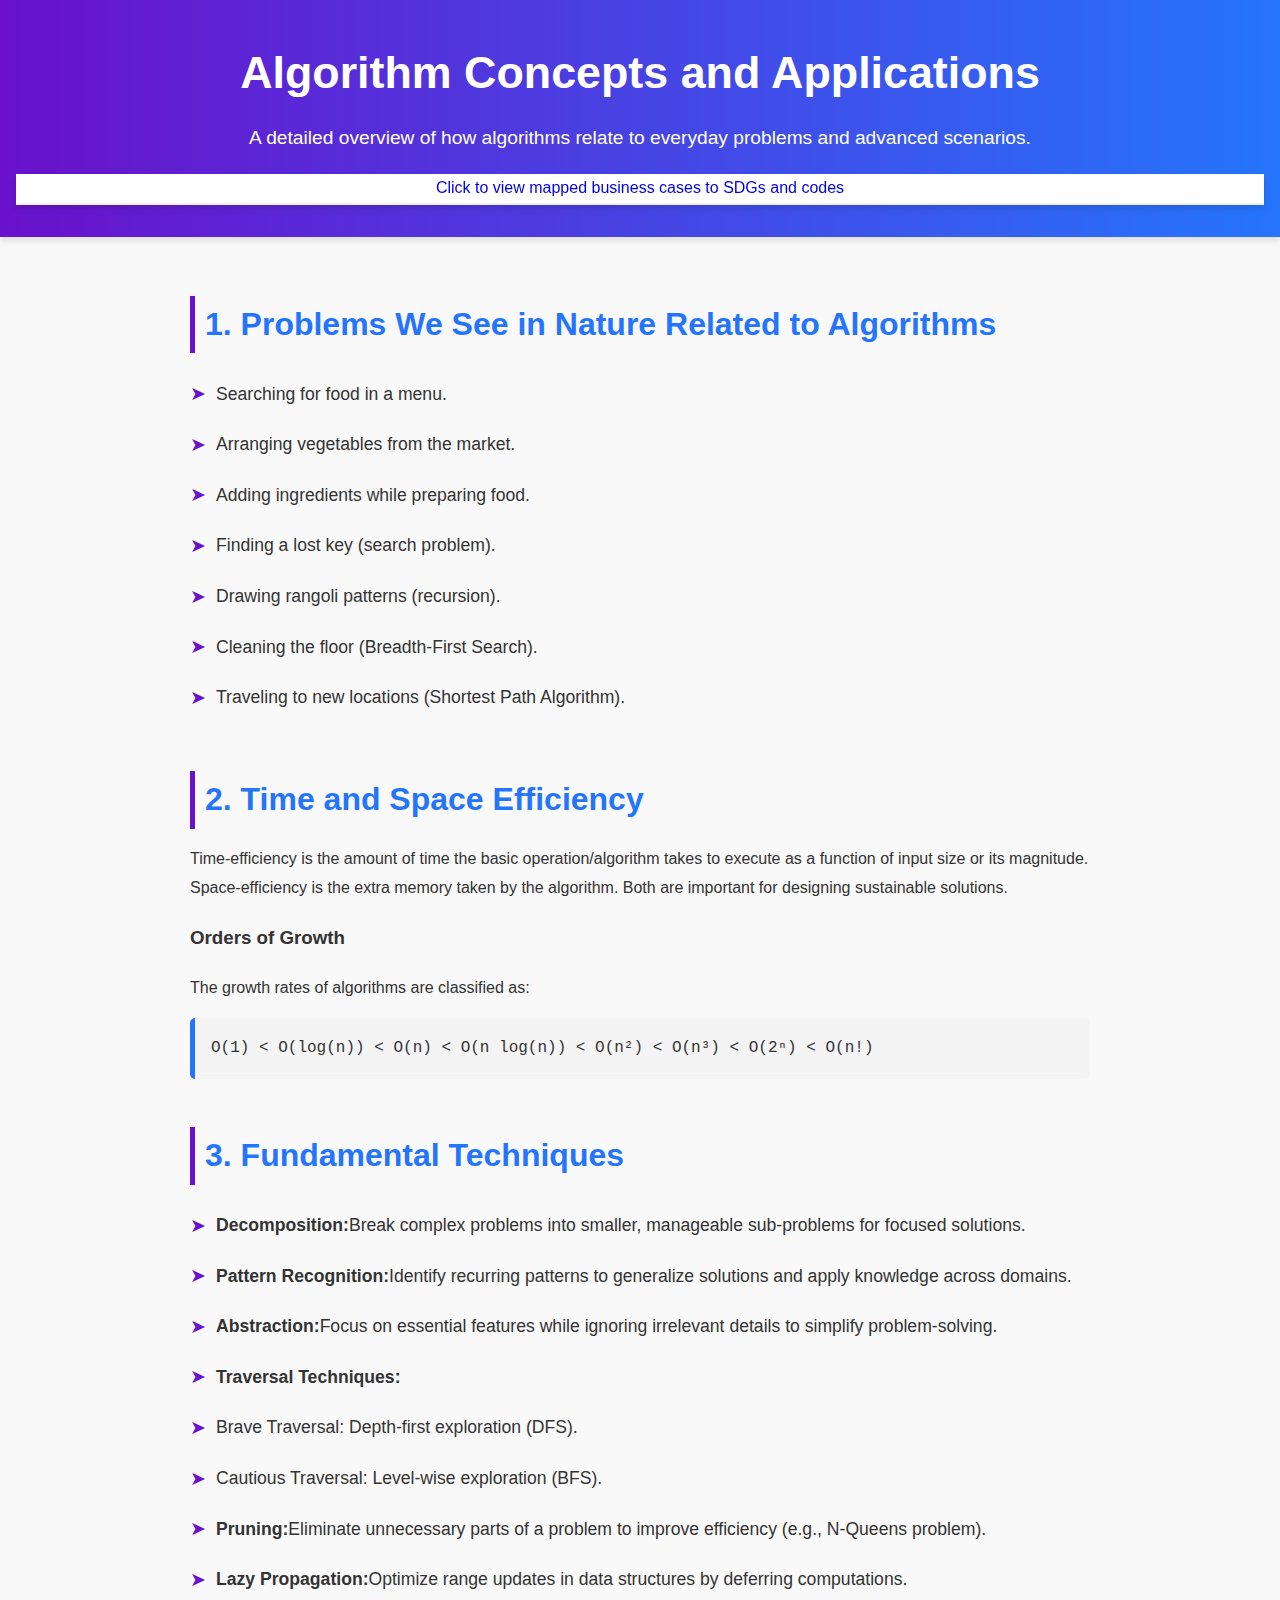
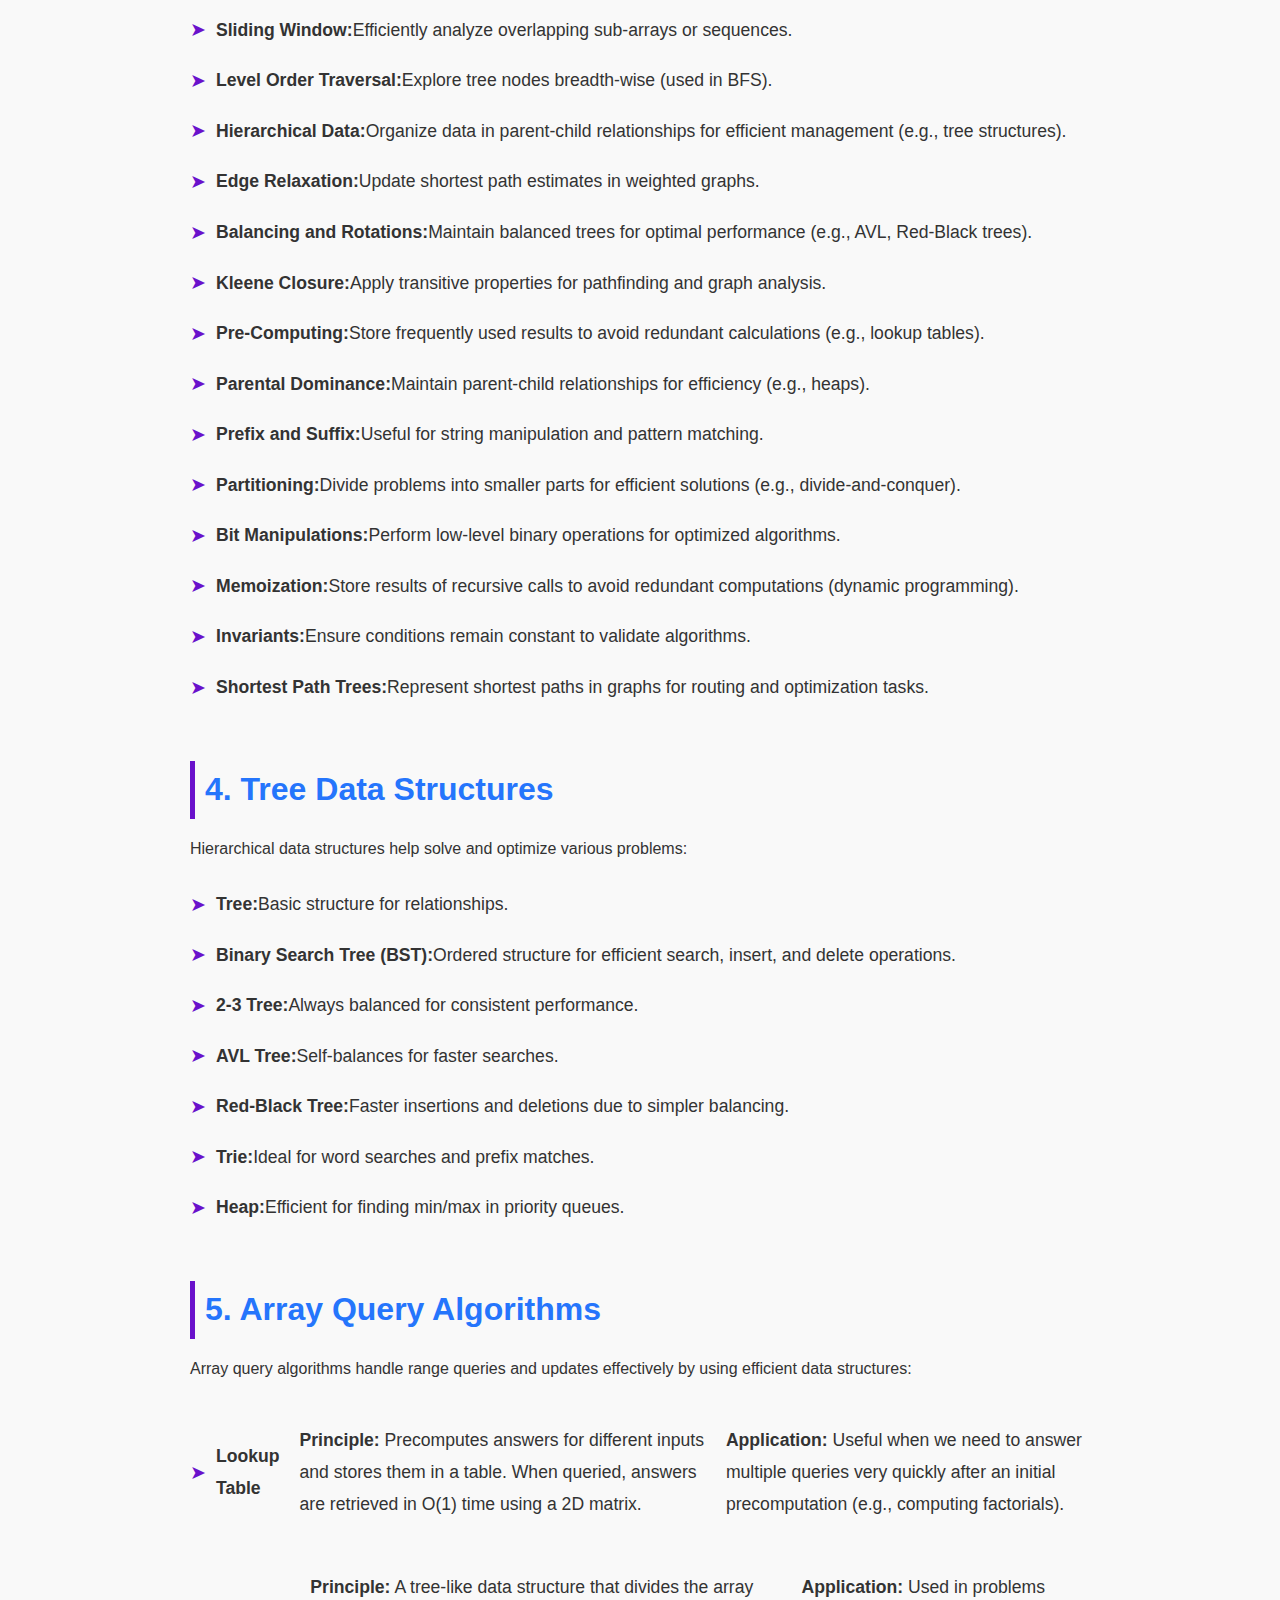
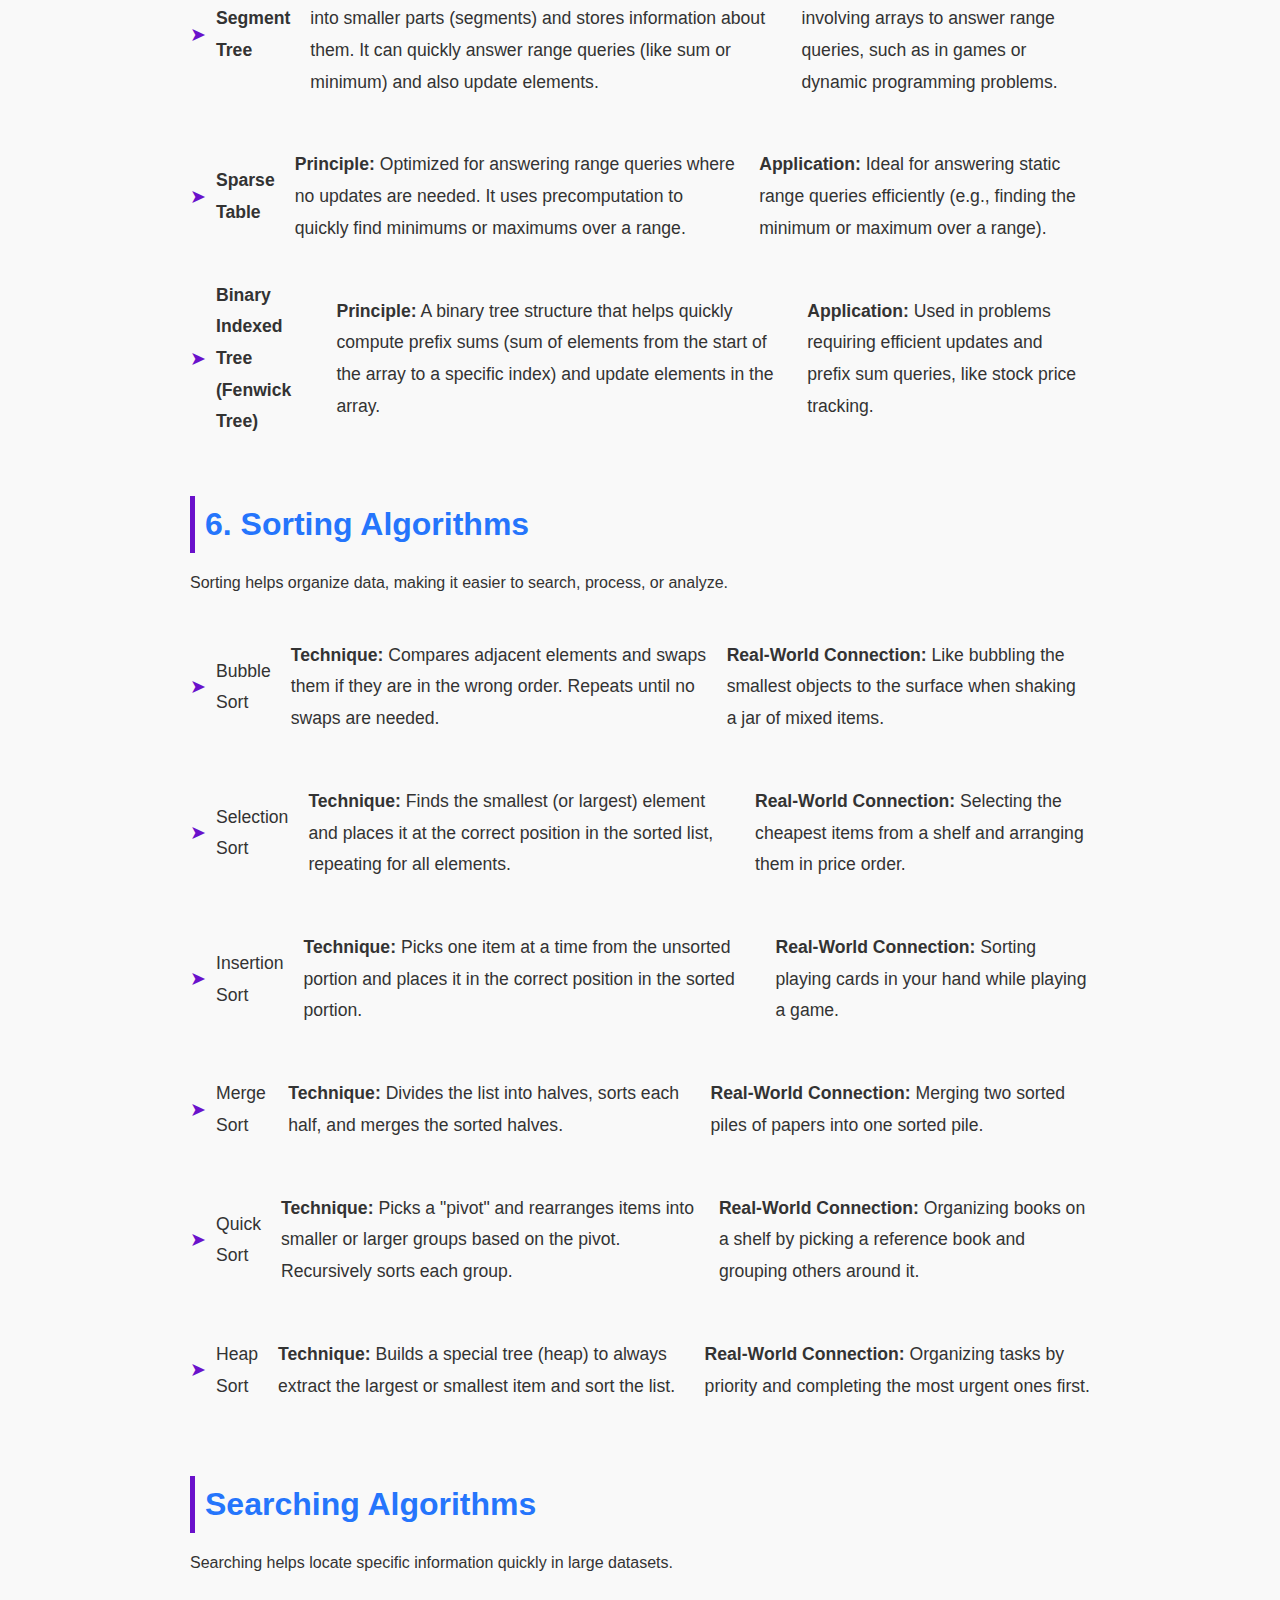
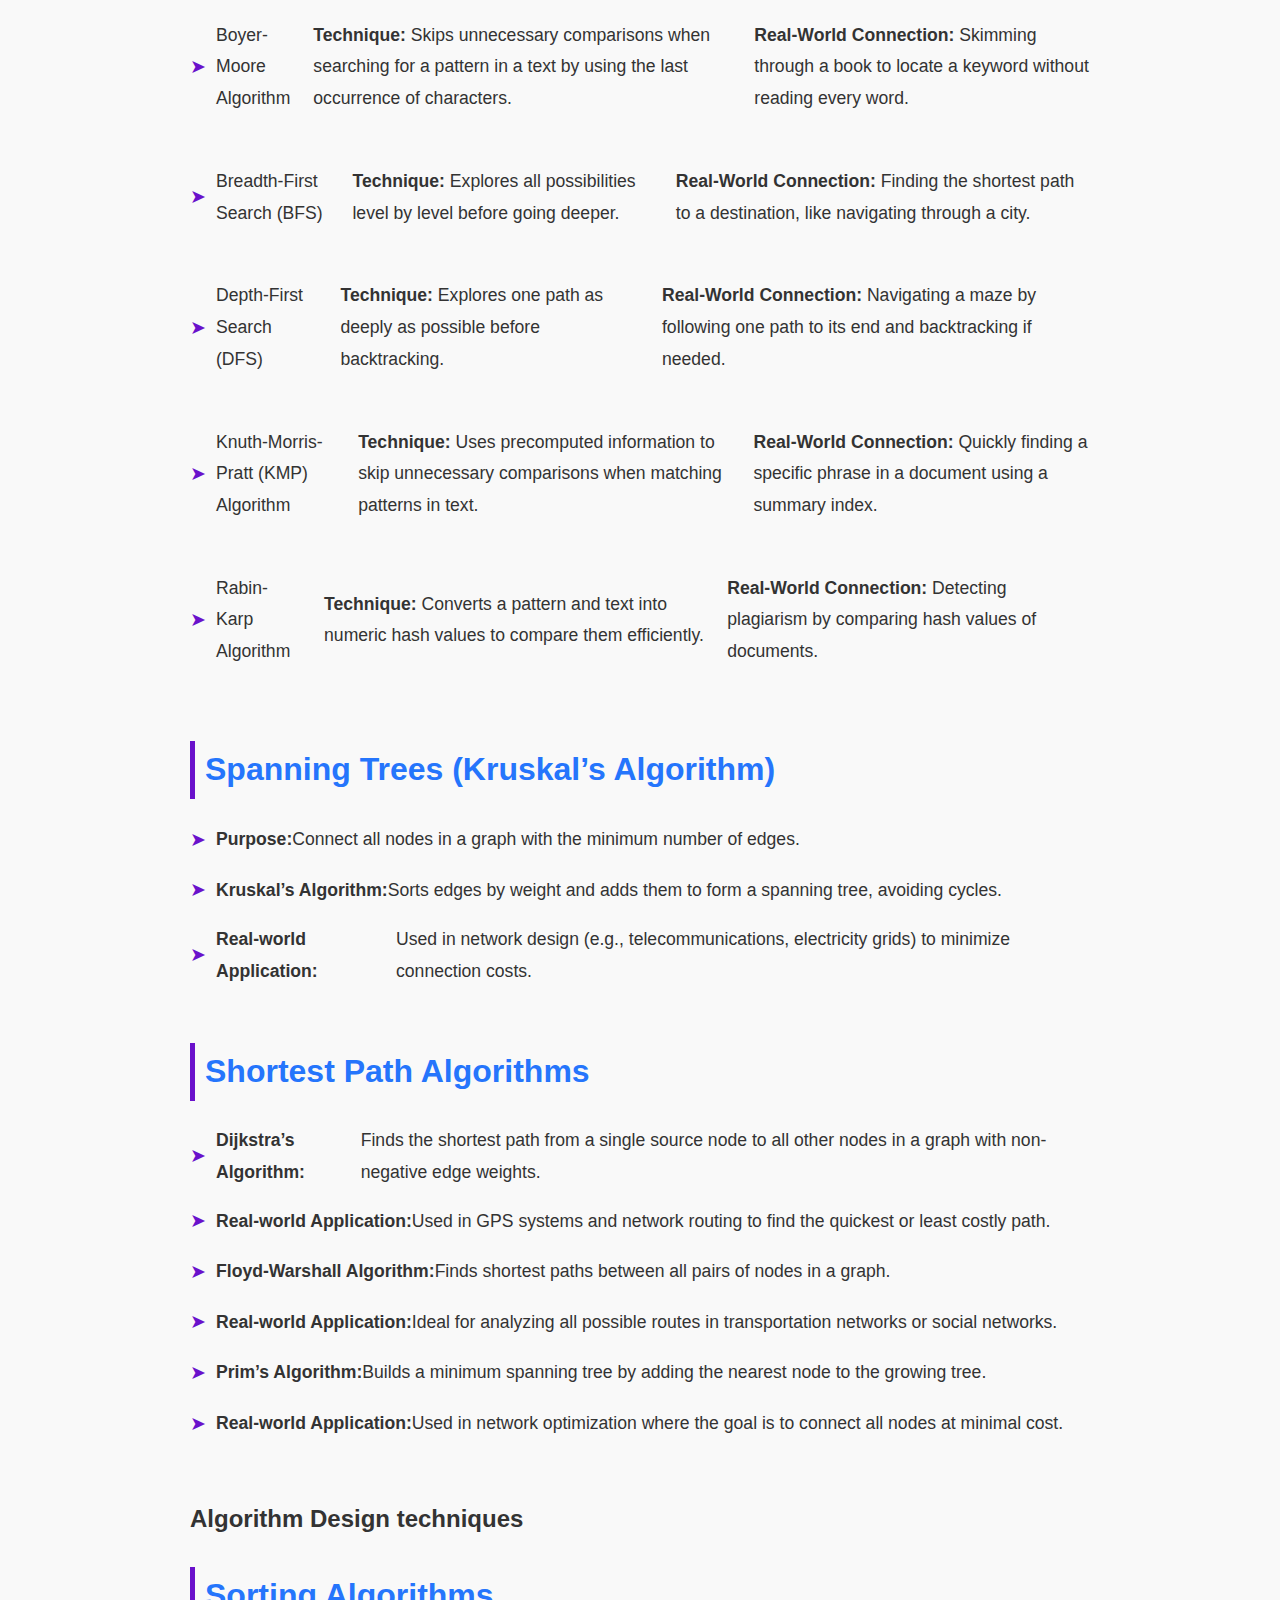
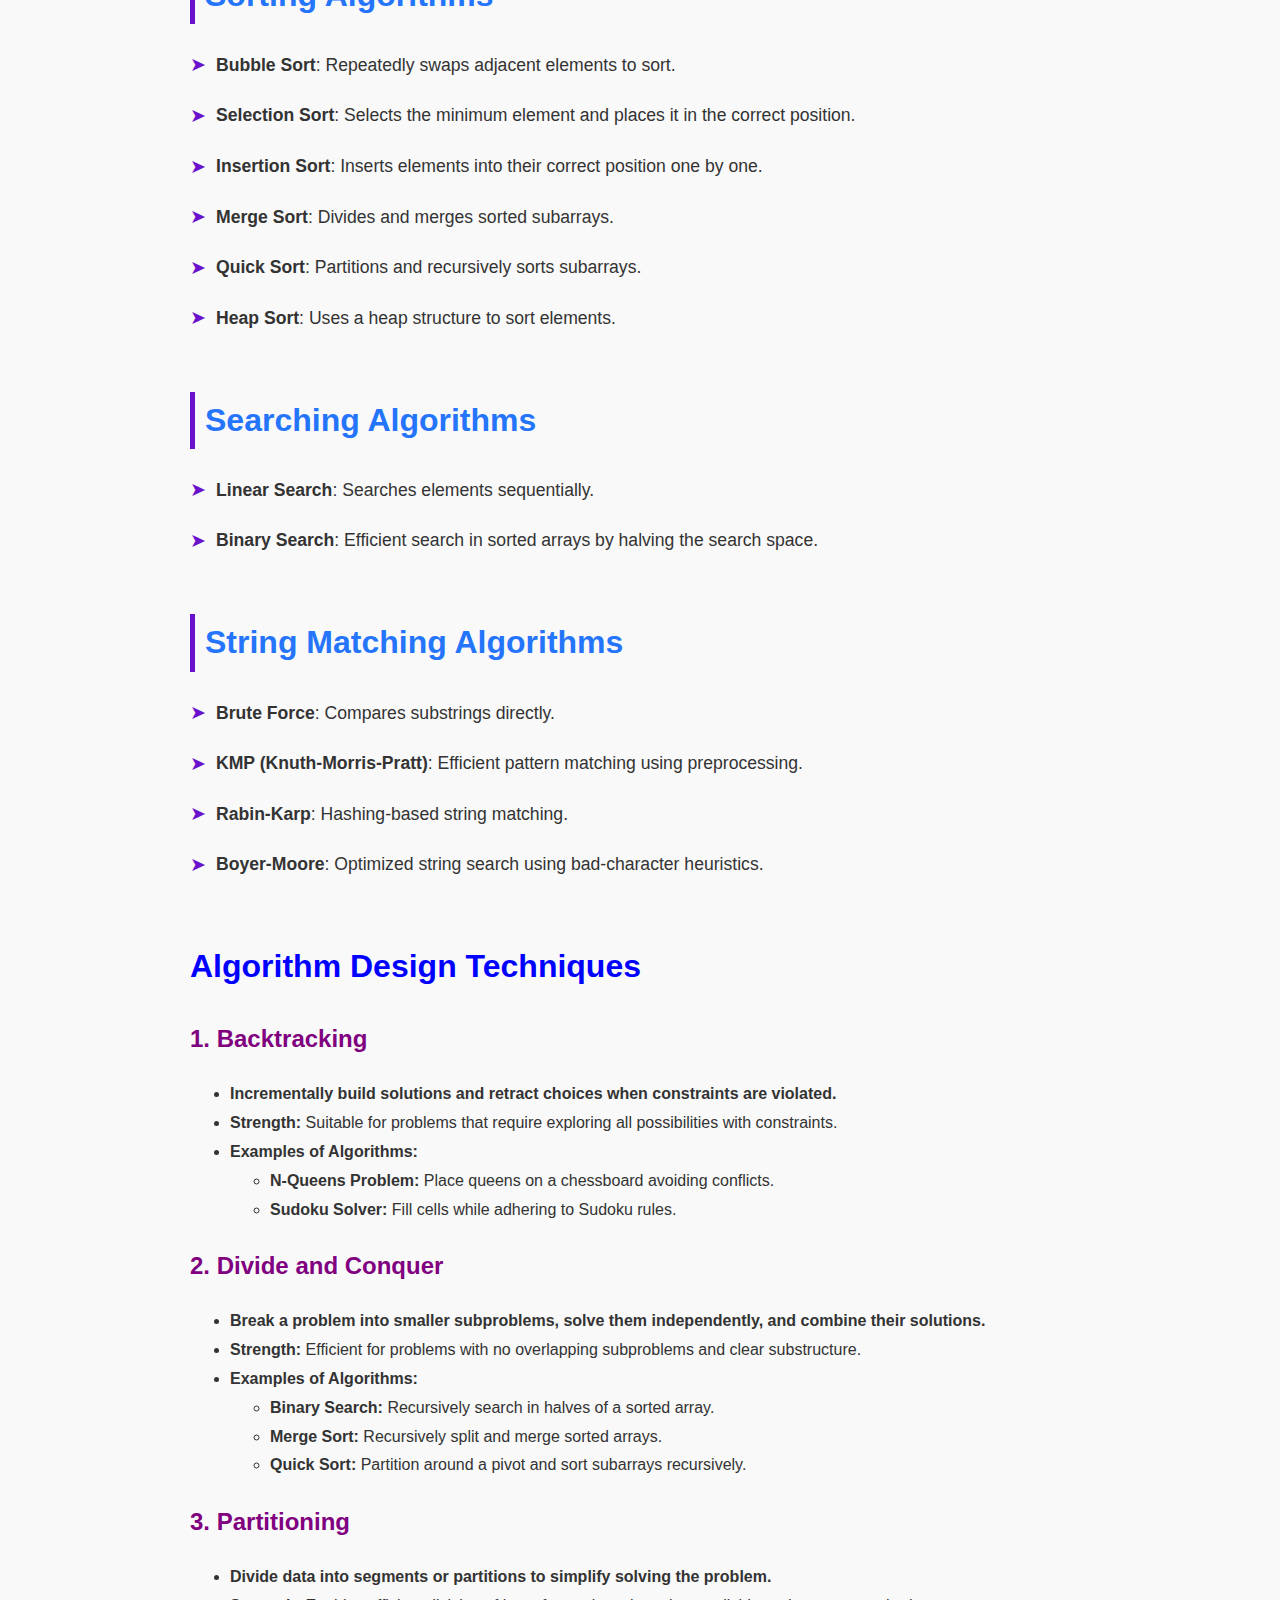
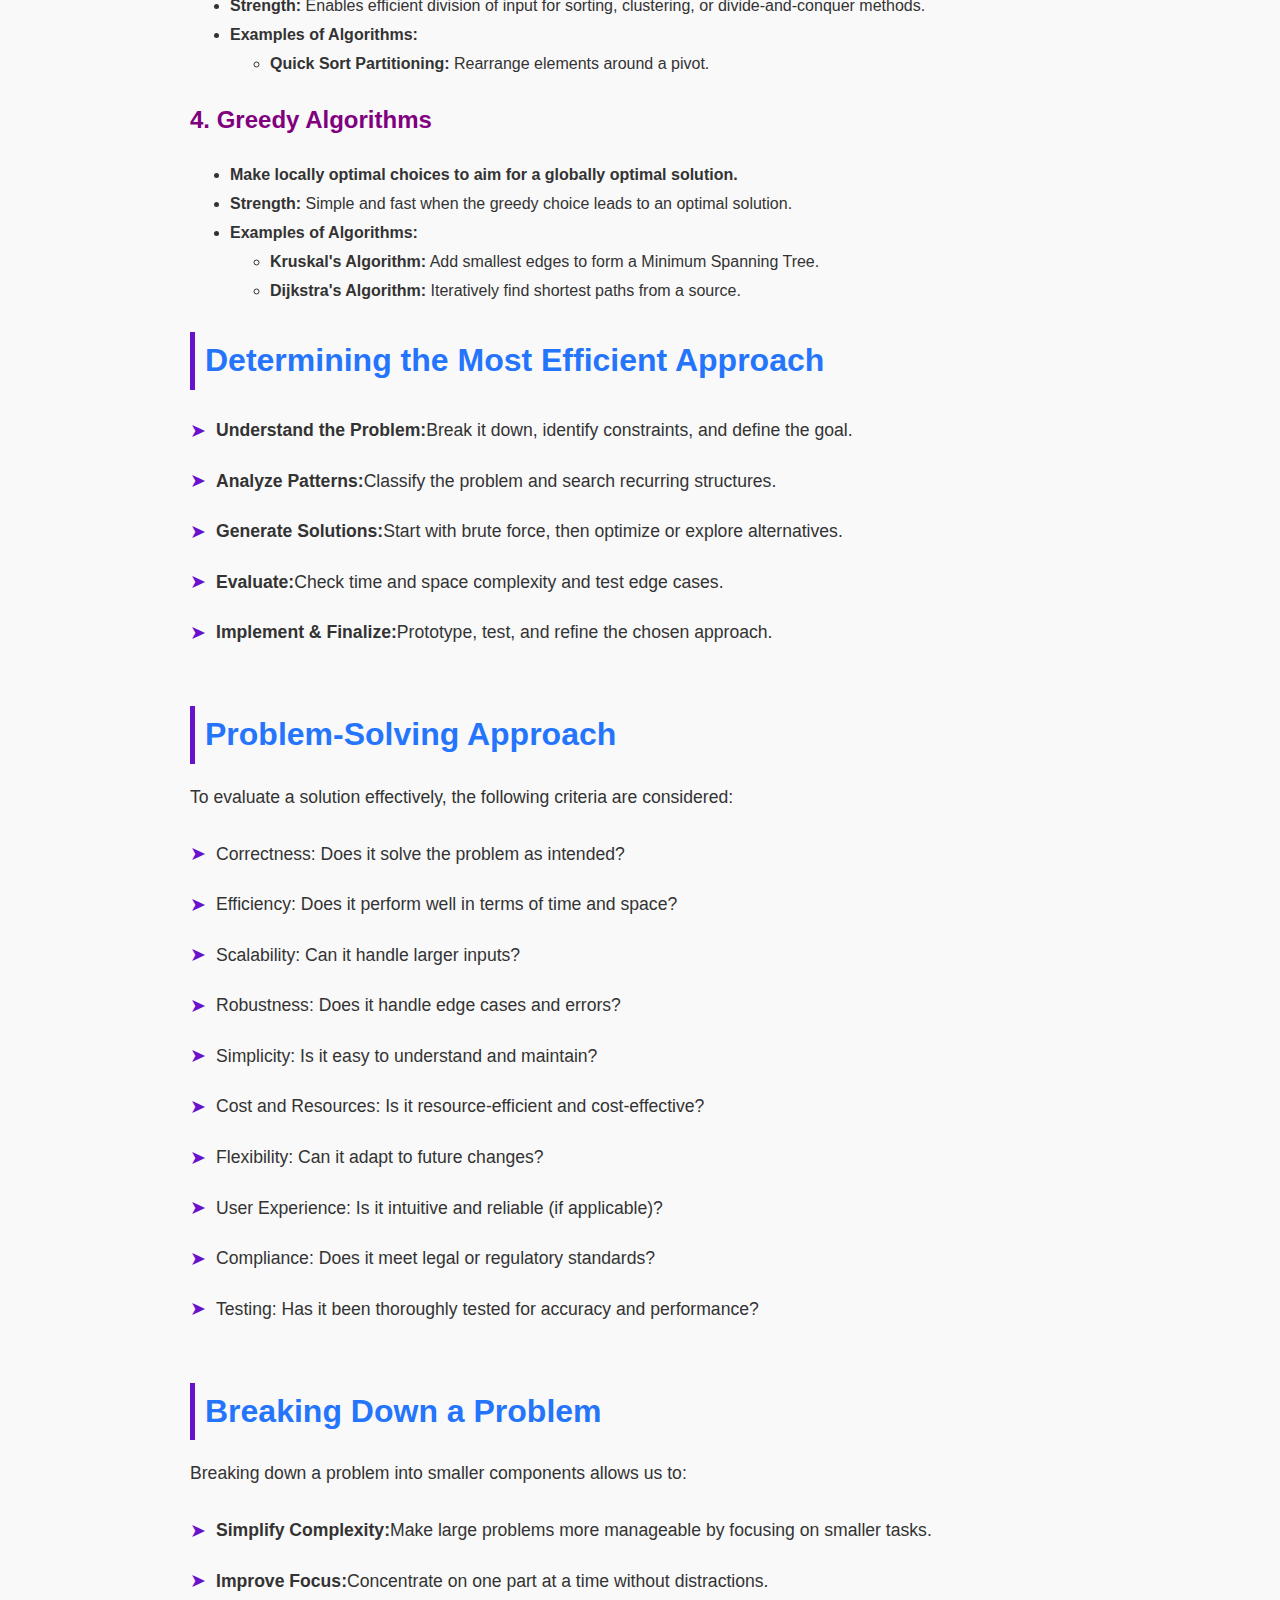
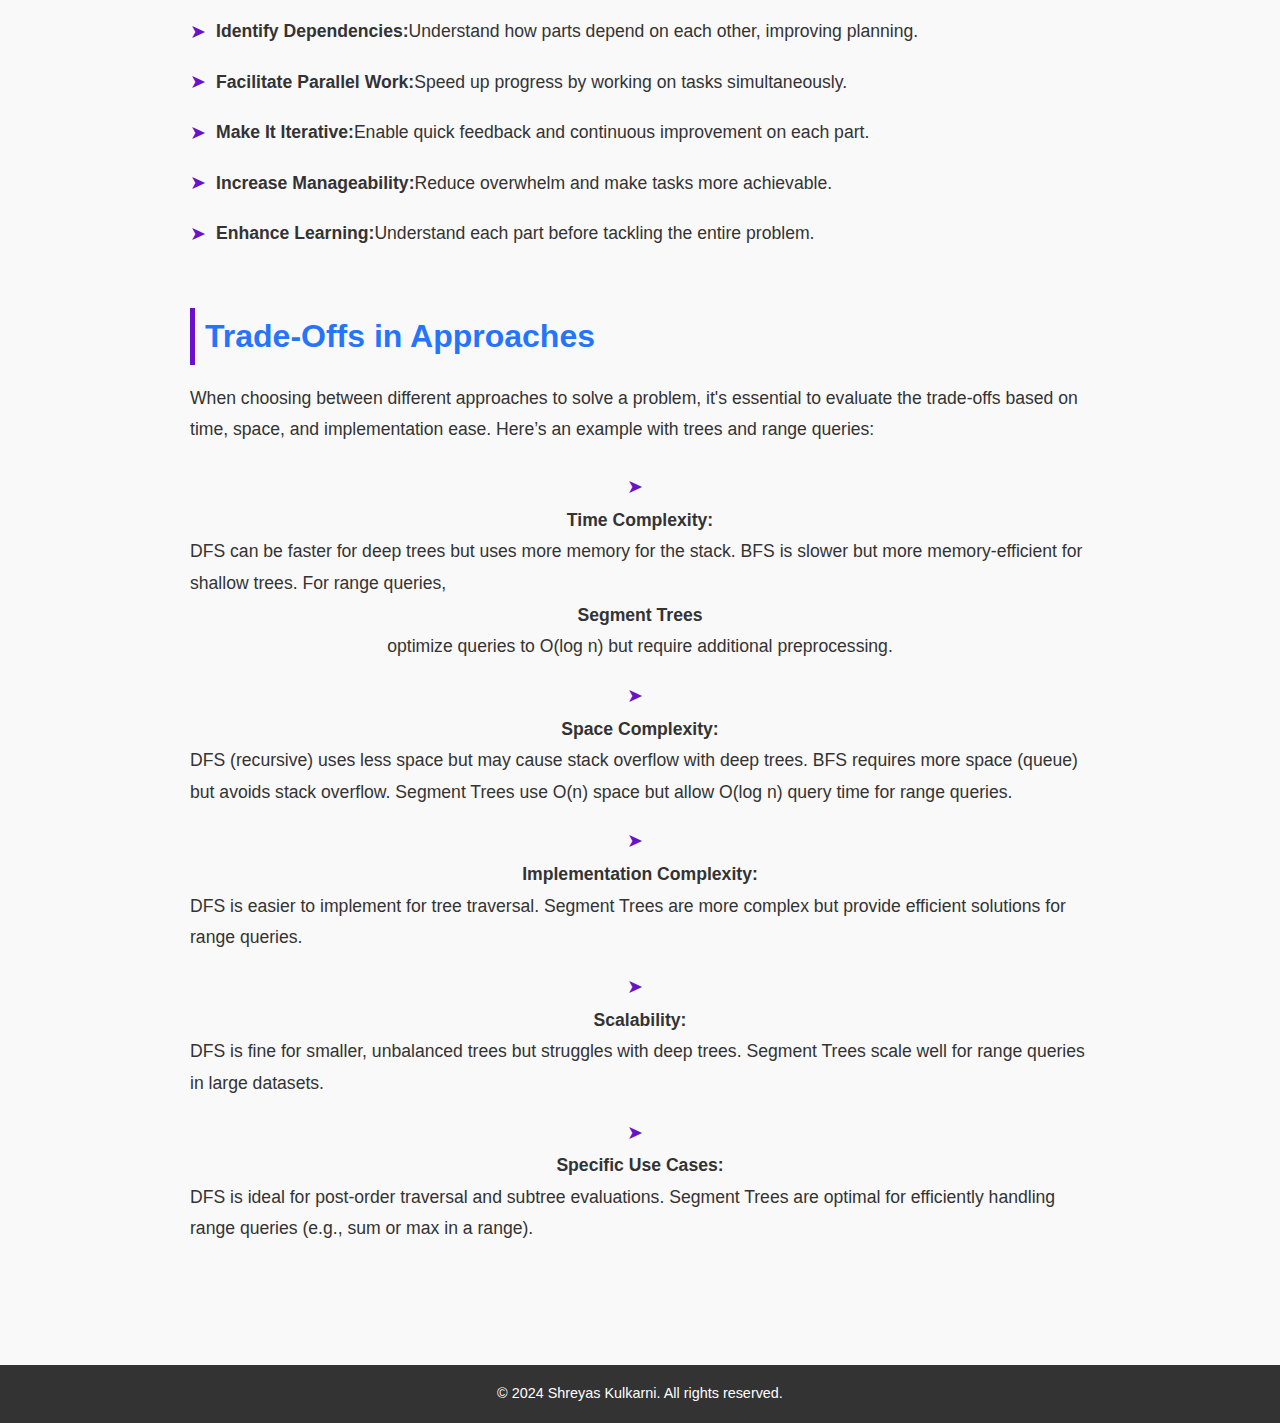
<file: index.html>
<!DOCTYPE html>
<html lang="en">
<head>
    <meta charset="UTF-8">
    <meta name="viewport" content="width=device-width, initial-scale=1.0">
    <title>Algorithm Concepts and Applications</title>
    <link rel="stylesheet" href="styles.css">
    <style>
        ul li p {
            margin-left: 20px; /* Optional for better readability */
            display: block;
        }
    </style>
</head>
<body>
    <header>
        <h1>Algorithm Concepts and Applications</h1>
        <p>A detailed overview of how algorithms relate to everyday problems and advanced scenarios.</p>
        <nav>
            <a href="11SDGs.html">Click to view mapped business cases to SDGs and codes</a>
        </nav>
    </header>

   <!--<nav>
        <ul>
           
            <li><a href="#nature-problems">Problems in Nature</a></li>
            <li><a href="#efficiency">Efficiency Measures</a></li>
            <li><a href="#fundamental-techniques">Fundamental Techniques</a></li>
            <li><a href="#tree-structures">Tree Data Structures</a></li>
            <li><a href="#array-queries">Array Query Algorithms</a></li>
            <li><a href="#sorting-algorithms">Sorting Algorithms</a></li>
            <li><a href="#searching-algorithms">Searching Algorithms</a></li>
            <li><a href="#spanning-trees">Spanning Trees</a></li>
            <li><a href="#shortest-paths">Shortest Path Algorithms</a></li>
            <li><a href="#sorting">Sorting Algorithms</a></li>
            <li><a href="#searching">Searching Algorithms</a></li>
            <li><a href="#stringMatching">String Matching Algorithms</a></li>
            <li><a href="#graph">Graph Algorithms</a></li>
            <li><a href="#optimization">Optimization</a></li>

        </ul>
    </nav>     -->
    <main>
        <section id="nature-problems">
            <h2>1. Problems We See in Nature Related to Algorithms</h2>
            <ul>
                <li>Searching for food in a menu.</li>
                <li>Arranging vegetables from the market.</li>
                <li>Adding ingredients while preparing food.</li>
                <li>Finding a lost key (search problem).</li>
                <li>Drawing rangoli patterns (recursion).</li>
                <li>Cleaning the floor (Breadth-First Search).</li>
                <li>Traveling to new locations (Shortest Path Algorithm).</li>
            </ul>
        </section>
        <section id="efficiency">
            <h2>2. Time and Space Efficiency</h2>
            <p>Time-efficiency is the amount of time the basic operation/algorithm takes to execute as a function of input size or its magnitude. 
            Space-efficiency is the extra memory taken by the algorithm. 
            Both are important for designing sustainable solutions.</p>
            <h3>Orders of Growth</h3>
            <p>The growth rates of algorithms are classified as:</p>
            <pre>O(1) < O(log(n)) < O(n) < O(n log(n)) < O(n²) < O(n³) < O(2ⁿ) < O(n!)</pre>
        </section>
        <section id="fundamental-techniques">
            <h2>3. Fundamental Techniques</h2>
            <ul>
                <li><strong>Decomposition:</strong> Break complex problems into smaller, manageable sub-problems for focused solutions.</li>
                <li><strong>Pattern Recognition:</strong> Identify recurring patterns to generalize solutions and apply knowledge across domains.</li>
                <li><strong>Abstraction:</strong> Focus on essential features while ignoring irrelevant details to simplify problem-solving.</li>
                <li><strong>Traversal Techniques:</strong></li>
                <ul>
                    <li>Brave Traversal: Depth-first exploration (DFS).</li>
                    <li>Cautious Traversal: Level-wise exploration (BFS).</li>
                </ul>
                <li><strong>Pruning:</strong> Eliminate unnecessary parts of a problem to improve efficiency (e.g., N-Queens problem).</li>
                <li><strong>Lazy Propagation:</strong> Optimize range updates in data structures by deferring computations.</li>
                <li><strong>Sliding Window:</strong> Efficiently analyze overlapping sub-arrays or sequences.</li>
                <li><strong>Level Order Traversal:</strong> Explore tree nodes breadth-wise (used in BFS).</li>
                <li><strong>Hierarchical Data:</strong> Organize data in parent-child relationships for efficient management (e.g., tree structures).</li>
                <li><strong>Edge Relaxation:</strong> Update shortest path estimates in weighted graphs.</li>
                <li><strong>Balancing and Rotations:</strong> Maintain balanced trees for optimal performance (e.g., AVL, Red-Black trees).</li>
                <li><strong>Kleene Closure:</strong> Apply transitive properties for pathfinding and graph analysis.</li>
                <li><strong>Pre-Computing:</strong> Store frequently used results to avoid redundant calculations (e.g., lookup tables).</li>
                <li><strong>Parental Dominance:</strong> Maintain parent-child relationships for efficiency (e.g., heaps).</li>
                <li><strong>Prefix and Suffix:</strong> Useful for string manipulation and pattern matching.</li>
                <li><strong>Partitioning:</strong> Divide problems into smaller parts for efficient solutions (e.g., divide-and-conquer).</li>
                <li><strong>Bit Manipulations:</strong> Perform low-level binary operations for optimized algorithms.</li>
                <li><strong>Memoization:</strong> Store results of recursive calls to avoid redundant computations (dynamic programming).</li>
                <li><strong>Invariants:</strong> Ensure conditions remain constant to validate algorithms.</li>
                <li><strong>Shortest Path Trees:</strong> Represent shortest paths in graphs for routing and optimization tasks.</li>
            </ul>
        </section>
        <section id="tree-structures">
            <h2>4. Tree Data Structures</h2>
            <p>Hierarchical data structures help solve and optimize various problems:</p>
            <ul>
                <li><strong>Tree:</strong> Basic structure for relationships.</li>
                <li><strong>Binary Search Tree (BST):</strong> Ordered structure for efficient search, insert, and delete operations.</li>
                <li><strong>2-3 Tree:</strong> Always balanced for consistent performance.</li>
                <li><strong>AVL Tree:</strong> Self-balances for faster searches.</li>
                <li><strong>Red-Black Tree:</strong> Faster insertions and deletions due to simpler balancing.</li>
                <li><strong>Trie:</strong> Ideal for word searches and prefix matches.</li>
                <li><strong>Heap:</strong> Efficient for finding min/max in priority queues.</li>
            </ul>
        </section>
      <section id="array-queries">
    <h2>5. Array Query Algorithms</h2>
    <p>Array query algorithms handle range queries and updates effectively by using efficient data structures:</p>
    <ul>
        <li>
            <strong>Lookup Table</strong>
            <p><strong>Principle:</strong> Precomputes answers for different inputs and stores them in a table. 
                When queried, answers are retrieved in O(1) time using a 2D matrix.</p>
            <p><strong>Application:</strong> Useful when we need to answer multiple queries very quickly after an 
                initial precomputation (e.g., computing factorials).</p>
        </li>
        <li>
            <strong>Segment Tree</strong>
            <p><strong>Principle:</strong> A tree-like data structure that divides the array into smaller parts 
                (segments) and stores information about them. It can quickly answer range queries (like sum or 
                minimum) and also update elements.</p>
            <p><strong>Application:</strong> Used in problems involving arrays to answer range queries, such as in 
                games or dynamic programming problems.</p>
        </li>
        <li>
            <strong>Sparse Table</strong>
            <p><strong>Principle:</strong> Optimized for answering range queries where no updates are needed. It uses 
                precomputation to quickly find minimums or maximums over a range.</p>
            <p><strong>Application:</strong> Ideal for answering static range queries efficiently (e.g., finding the 
                minimum or maximum over a range).</p>
        </li>
        <li>
            <strong>Binary Indexed Tree (Fenwick Tree)</strong>
            <p><strong>Principle:</strong> A binary tree structure that helps quickly compute prefix sums (sum of 
                elements from the start of the array to a specific index) and update elements in the array.</p>
            <p><strong>Application:</strong> Used in problems requiring efficient updates and prefix sum queries, like 
                stock price tracking.</p>
        </li>
    </ul>
</section>
<section id="sorting-algorithms">
            <h2>6. Sorting Algorithms</h2>
            <p>Sorting helps organize data, making it easier to search, process, or analyze.</p>

            <ul>
                <li>
                    <span class="algorithm">Bubble Sort</span>
                    <p class="principle"><strong>Technique:</strong> Compares adjacent elements and swaps them if they are in the wrong order. Repeats until no swaps are needed.</p>
                    <p class="connection"><strong>Real-World Connection:</strong> Like bubbling the smallest objects to the surface when shaking a jar of mixed items.</p>
                </li>
                <li>
                    <span class="algorithm">Selection Sort</span>
                    <p class="principle"><strong>Technique:</strong> Finds the smallest (or largest) element and places it at the correct position in the sorted list, repeating for all elements.</p>
                    <p class="connection"><strong>Real-World Connection:</strong> Selecting the cheapest items from a shelf and arranging them in price order.</p>
                </li>
                <li>
                    <span class="algorithm">Insertion Sort</span>
                    <p class="principle"><strong>Technique:</strong> Picks one item at a time from the unsorted portion and places it in the correct position in the sorted portion.</p>
                    <p class="connection"><strong>Real-World Connection:</strong> Sorting playing cards in your hand while playing a game.</p>
                </li>
                <li>
                    <span class="algorithm">Merge Sort</span>
                    <p class="principle"><strong>Technique:</strong> Divides the list into halves, sorts each half, and merges the sorted halves.</p>
                    <p class="connection"><strong>Real-World Connection:</strong> Merging two sorted piles of papers into one sorted pile.</p>
                </li>
                <li>
                    <span class="algorithm">Quick Sort</span>
                    <p class="principle"><strong>Technique:</strong> Picks a "pivot" and rearranges items into smaller or larger groups based on the pivot. Recursively sorts each group.</p>
                    <p class="connection"><strong>Real-World Connection:</strong> Organizing books on a shelf by picking a reference book and grouping others around it.</p>
                </li>
                <li>
                    <span class="algorithm">Heap Sort</span>
                    <p class="principle"><strong>Technique:</strong> Builds a special tree (heap) to always extract the largest or smallest item and sort the list.</p>
                    <p class="connection"><strong>Real-World Connection:</strong> Organizing tasks by priority and completing the most urgent ones first.</p>
                </li>
            </ul>
        </section>

        <section id="searching-algorithms">
            <h2>Searching Algorithms</h2>
            <p>Searching helps locate specific information quickly in large datasets.</p>

            <ul>
                <li>
                    <span class="algorithm">Boyer-Moore Algorithm</span>
                    <p class="principle"><strong>Technique:</strong> Skips unnecessary comparisons when searching for a pattern in a text by using the last occurrence of characters.</p>
                    <p class="connection"><strong>Real-World Connection:</strong> Skimming through a book to locate a keyword without reading every word.</p>
                </li>
                <li>
                    <span class="algorithm">Breadth-First Search (BFS)</span>
                    <p class="principle"><strong>Technique:</strong> Explores all possibilities level by level before going deeper.</p>
                    <p class="connection"><strong>Real-World Connection:</strong> Finding the shortest path to a destination, like navigating through a city.</p>
                </li>
                <li>
                    <span class="algorithm">Depth-First Search (DFS)</span>
                    <p class="principle"><strong>Technique:</strong> Explores one path as deeply as possible before backtracking.</p>
                    <p class="connection"><strong>Real-World Connection:</strong> Navigating a maze by following one path to its end and backtracking if needed.</p>
                </li>
                <li>
                    <span class="algorithm">Knuth-Morris-Pratt (KMP) Algorithm</span>
                    <p class="principle"><strong>Technique:</strong> Uses precomputed information to skip unnecessary comparisons when matching patterns in text.</p>
                    <p class="connection"><strong>Real-World Connection:</strong> Quickly finding a specific phrase in a document using a summary index.</p>
                </li>
                <li>
                    <span class="algorithm">Rabin-Karp Algorithm</span>
                    <p class="principle"><strong>Technique:</strong> Converts a pattern and text into numeric hash values to compare them efficiently.</p>
                    <p class="connection"><strong>Real-World Connection:</strong> Detecting plagiarism by comparing hash values of documents.</p>
                </li>
            </ul>
        </section>
         <section id="spanning-trees">
            <h2>Spanning Trees (Kruskal’s Algorithm)</h2>
            <ul>
                <li><strong>Purpose:</strong> Connect all nodes in a graph with the minimum number of edges.</li>
                <li><strong>Kruskal’s Algorithm:</strong> Sorts edges by weight and adds them to form a spanning tree, avoiding cycles.</li>
                <li><strong>Real-world Application:</strong> Used in network design (e.g., telecommunications, electricity grids) to minimize connection costs.</li>
            </ul>
        </section>
        <section id="shortest-paths">
            <h2>Shortest Path Algorithms</h2>
            <ul>
                <li><strong>Dijkstra’s Algorithm:</strong> Finds the shortest path from a single source node to all other nodes in a graph with non-negative edge weights.</li>
                <li><strong>Real-world Application:</strong> Used in GPS systems and network routing to find the quickest or least costly path.</li>
                <li><strong>Floyd-Warshall Algorithm:</strong> Finds shortest paths between all pairs of nodes in a graph.</li>
                <li><strong>Real-world Application:</strong> Ideal for analyzing all possible routes in transportation networks or social networks.</li>
                <li><strong>Prim’s Algorithm:</strong> Builds a minimum spanning tree by adding the nearest node to the growing tree.</li>
                <li><strong>Real-world Application:</strong> Used in network optimization where the goal is to connect all nodes at minimal cost.</li>
            </ul>
        </section>
        <h2>Algorithm Design techniques</h2>
       <section id="sorting">
            <h2>Sorting Algorithms</h2>
            <ul>
                <li><strong>Bubble Sort</strong>: Repeatedly swaps adjacent elements to sort.</li>
                <li><strong>Selection Sort</strong>: Selects the minimum element and places it in the correct position.</li>
                <li><strong>Insertion Sort</strong>: Inserts elements into their correct position one by one.</li>
                <li><strong>Merge Sort</strong>: Divides and merges sorted subarrays.</li>
                <li><strong>Quick Sort</strong>: Partitions and recursively sorts subarrays.</li>
                <li><strong>Heap Sort</strong>: Uses a heap structure to sort elements.</li>
            </ul>
        </section>

        <section id="searching">
            <h2>Searching Algorithms</h2>
            <ul>
                <li><strong>Linear Search</strong>: Searches elements sequentially.</li>
                <li><strong>Binary Search</strong>: Efficient search in sorted arrays by halving the search space.</li>
            </ul>
        </section>

        <section id="stringMatching">
            <h2>String Matching Algorithms</h2>
            <ul>
                <li><strong>Brute Force</strong>: Compares substrings directly.</li>
                <li><strong>KMP (Knuth-Morris-Pratt)</strong>: Efficient pattern matching using preprocessing.</li>
                <li><strong>Rabin-Karp</strong>: Hashing-based string matching.</li>
                <li><strong>Boyer-Moore</strong>: Optimized string search using bad-character heuristics.</li>
            </ul>
        </section>

        <!--  <section id="graph">
            <h2>Graph Algorithms</h2>
            <ul>
                <li><strong>Depth-First Search (DFS)</strong>: Traverses a graph deeply before backtracking.</li>
                <li><strong>Breadth-First Search (BFS)</strong>: Traverses a graph level by level.</li>
                <li><strong>Dijkstra’s Shortest Path Algorithm</strong>: Finds the shortest path in weighted graphs (without negative weights).</li>
                <li><strong>Bellman-Ford Algorithm</strong>: Similar to Dijkstra’s but supports negative weights.</li>
                <li><strong>Floyd-Warshall Algorithm</strong>: Finds shortest paths between all pairs of vertices.</li>
                <li><strong>Prim’s and Kruskal’s Minimum Spanning Tree Algorithms</strong>: Finds the minimum spanning tree of a graph.</li>
            </ul>
        </section>

        <section id="optimization">
            <h2>Optimization and Problem-Specific Algorithms</h2>
            <ul>
                <li><strong>Union-Find (Disjoint Set Union)</strong>: Efficiently handles union and find operations in dynamic sets.</li>
            </ul>
        </section>    -->
        <h1 style="color: blue;">Algorithm Design Techniques</h1>

<h2 style="color: purple;">1. Backtracking</h2>
<ul>
    <li><strong>Incrementally build solutions and retract choices when constraints are violated.</strong></li>
    <li><strong>Strength:</strong> Suitable for problems that require exploring all possibilities with constraints.</li>
    <li><strong>Examples of Algorithms:</strong>
        <ul>
            <li><strong>N-Queens Problem:</strong> Place queens on a chessboard avoiding conflicts.</li>
            <li><strong>Sudoku Solver:</strong> Fill cells while adhering to Sudoku rules.</li>
        </ul>
    </li>
</ul>

<h2 style="color: purple;">2. Divide and Conquer</h2>
<ul>
    <li><strong>Break a problem into smaller subproblems, solve them independently, and combine their solutions.</strong></li>
    <li><strong>Strength:</strong> Efficient for problems with no overlapping subproblems and clear substructure.</li>
    <li><strong>Examples of Algorithms:</strong>
        <ul>
            <li><strong>Binary Search:</strong> Recursively search in halves of a sorted array.</li>
            <li><strong>Merge Sort:</strong> Recursively split and merge sorted arrays.</li>
            <li><strong>Quick Sort:</strong> Partition around a pivot and sort subarrays recursively.</li>
        </ul>
    </li>
</ul>

<h2 style="color: purple;">3. Partitioning</h2>
<ul>
    <li><strong>Divide data into segments or partitions to simplify solving the problem.</strong></li>
    <li><strong>Strength:</strong> Enables efficient division of input for sorting, clustering, or divide-and-conquer methods.</li>
    <li><strong>Examples of Algorithms:</strong>
        <ul>
            <li><strong>Quick Sort Partitioning:</strong> Rearrange elements around a pivot.</li>
        </ul>
    </li>
</ul>

<h2 style="color: purple;">4. Greedy Algorithms</h2>
<ul>
    <li><strong>Make locally optimal choices to aim for a globally optimal solution.</strong></li>
    <li><strong>Strength:</strong> Simple and fast when the greedy choice leads to an optimal solution.</li>
    <li><strong>Examples of Algorithms:</strong>
        <ul>
            <li><strong>Kruskal's Algorithm:</strong> Add smallest edges to form a Minimum Spanning Tree.</li>
            <li><strong>Dijkstra's Algorithm:</strong> Iteratively find shortest paths from a source.</li>
        </ul>
    </li>
</ul>
    <section id="problem-solving">
    <h2>Determining the Most Efficient Approach</h2>
    <ul>
        <li><strong>Understand the Problem:</strong> Break it down, identify constraints, and define the goal.</li>
        <li><strong>Analyze Patterns:</strong> Classify the problem and search recurring structures.</li>
        <li><strong>Generate Solutions:</strong> Start with brute force, then optimize or explore alternatives.</li>
        <li><strong>Evaluate:</strong> Check time and space complexity and test edge cases.</li>
        <li><strong>Implement & Finalize:</strong> Prototype, test, and refine the chosen approach.</li>
    </ul>
</section>
        <!-- Problem-Solving Section -->
<section id="problem-solving-section">
    <h2>Problem-Solving Approach</h2>
    <p>To evaluate a solution effectively, the following criteria are considered:</p>
    <ul>
        <li>Correctness: Does it solve the problem as intended?</li>
        <li>Efficiency: Does it perform well in terms of time and space?</li>
        <li>Scalability: Can it handle larger inputs?</li>
        <li>Robustness: Does it handle edge cases and errors?</li>
        <li>Simplicity: Is it easy to understand and maintain?</li>
        <li>Cost and Resources: Is it resource-efficient and cost-effective?</li>
        <li>Flexibility: Can it adapt to future changes?</li>
        <li>User Experience: Is it intuitive and reliable (if applicable)?</li>
        <li>Compliance: Does it meet legal or regulatory standards?</li>
        <li>Testing: Has it been thoroughly tested for accuracy and performance?</li>
    </ul>
</section>

                <!-- Breaking Down a Problem Section -->
<section id="problem-breakdown">
    <h2>Breaking Down a Problem</h2>
    <p>Breaking down a problem into smaller components allows us to:</p>
    <ul>
        <li><strong>Simplify Complexity:</strong> Make large problems more manageable by focusing on smaller tasks.</li>
        <li><strong>Improve Focus:</strong> Concentrate on one part at a time without distractions.</li>
        <li><strong>Identify Dependencies:</strong> Understand how parts depend on each other, improving planning.</li>
        <li><strong>Facilitate Parallel Work:</strong> Speed up progress by working on tasks simultaneously.</li>
        <li><strong>Make It Iterative:</strong> Enable quick feedback and continuous improvement on each part.</li>
        <li><strong>Increase Manageability:</strong> Reduce overwhelm and make tasks more achievable.</li>
        <li><strong>Enhance Learning:</strong> Understand each part before tackling the entire problem.</li>
    </ul>
</section>

<!-- Trade-Offs in Approaches Section -->
<section id="approach-tradeoffs">
    <h2>Trade-Offs in Approaches</h2>
    <p>When choosing between different approaches to solve a problem, it's essential to evaluate the trade-offs based on time, space, and implementation ease. Here’s an example with trees and range queries:</p>
    
    <ul>
        <li><strong>Time Complexity:</strong> DFS can be faster for deep trees but uses more memory for the stack. BFS is slower but more memory-efficient for shallow trees. For range queries, <strong>Segment Trees</strong> optimize queries to O(log n) but require additional preprocessing.</li>
        <li><strong>Space Complexity:</strong> DFS (recursive) uses less space but may cause stack overflow with deep trees. BFS requires more space (queue) but avoids stack overflow. Segment Trees use O(n) space but allow O(log n) query time for range queries.</li>
        <li><strong>Implementation Complexity:</strong> DFS is easier to implement for tree traversal. Segment Trees are more complex but provide efficient solutions for range queries.</li>
        <li><strong>Scalability:</strong> DFS is fine for smaller, unbalanced trees but struggles with deep trees. Segment Trees scale well for range queries in large datasets.</li>
        <li><strong>Specific Use Cases:</strong> DFS is ideal for post-order traversal and subtree evaluations. Segment Trees are optimal for efficiently handling range queries (e.g., sum or max in a range).</li>
    </ul>
</section>


    </main>
    <footer>
        <p>&copy; 2024 Shreyas Kulkarni. All rights reserved.</p>
    </footer>
</body>
</html>
</file>
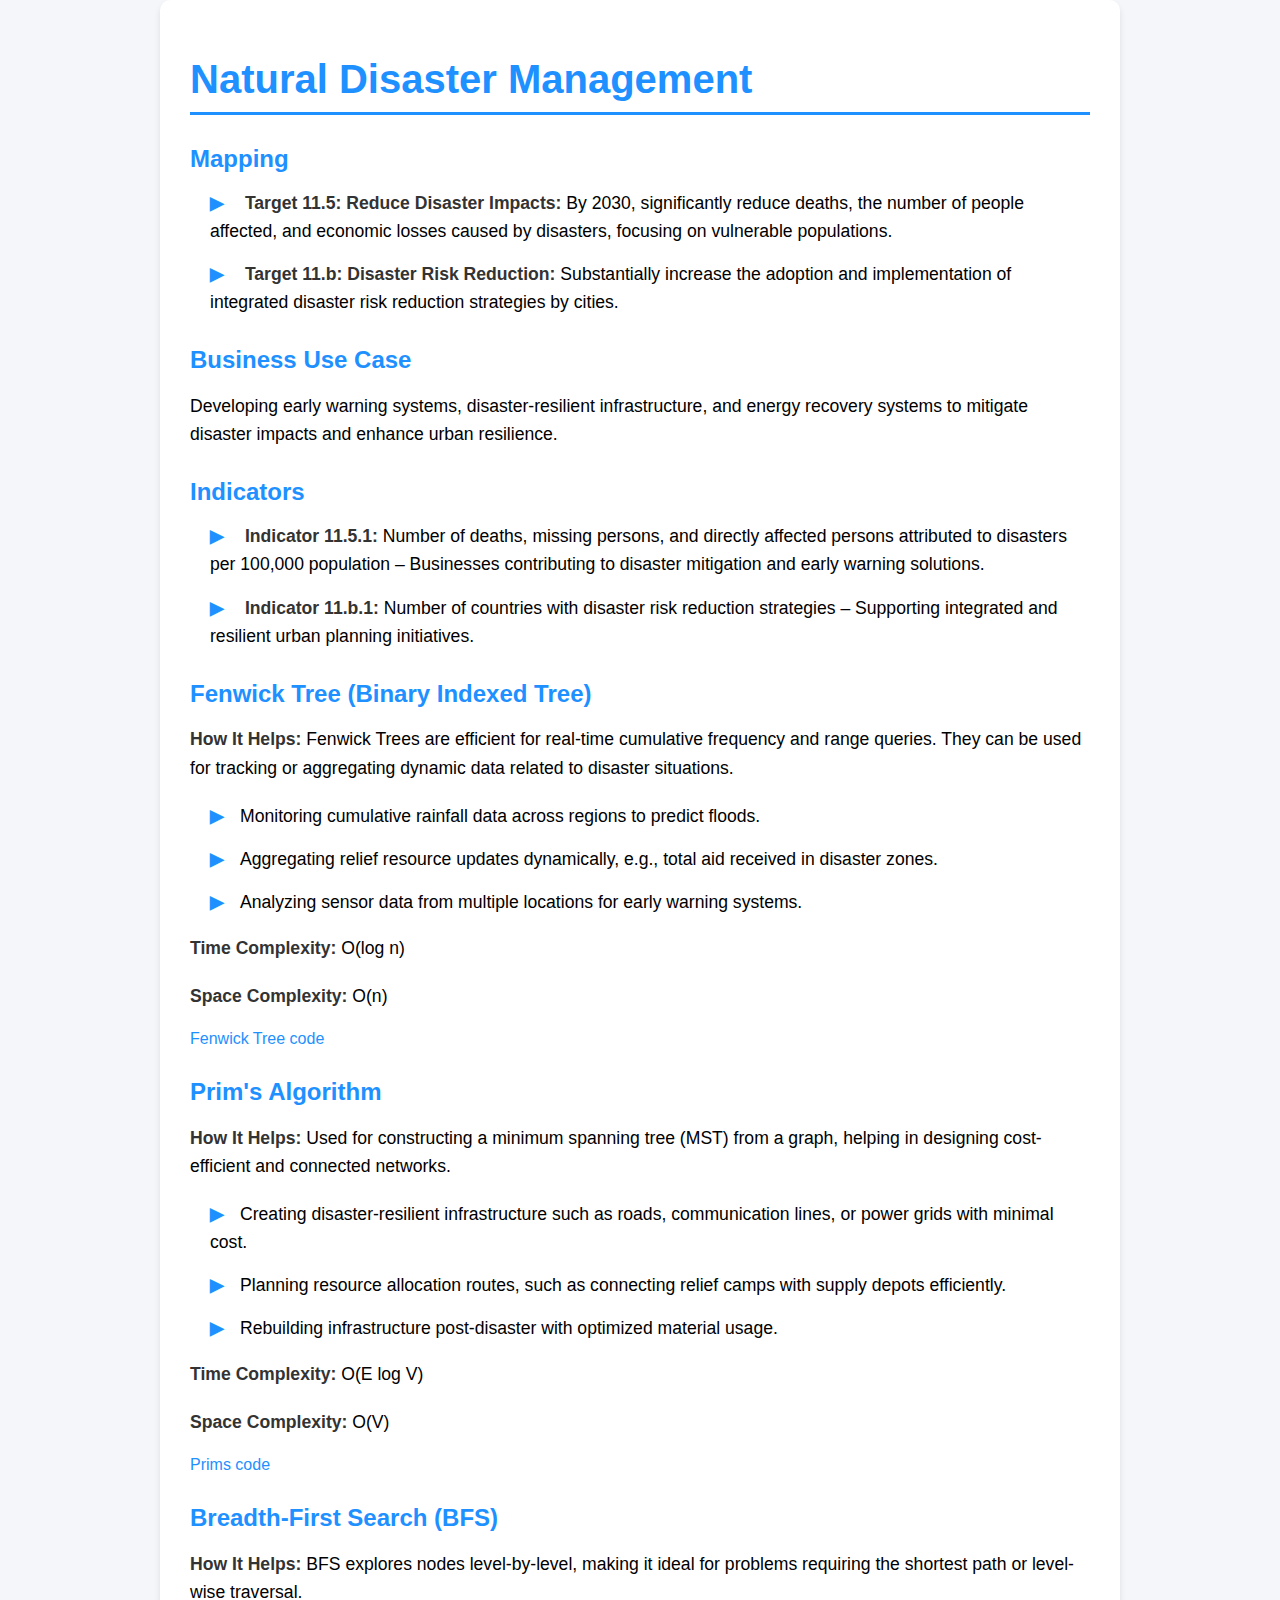
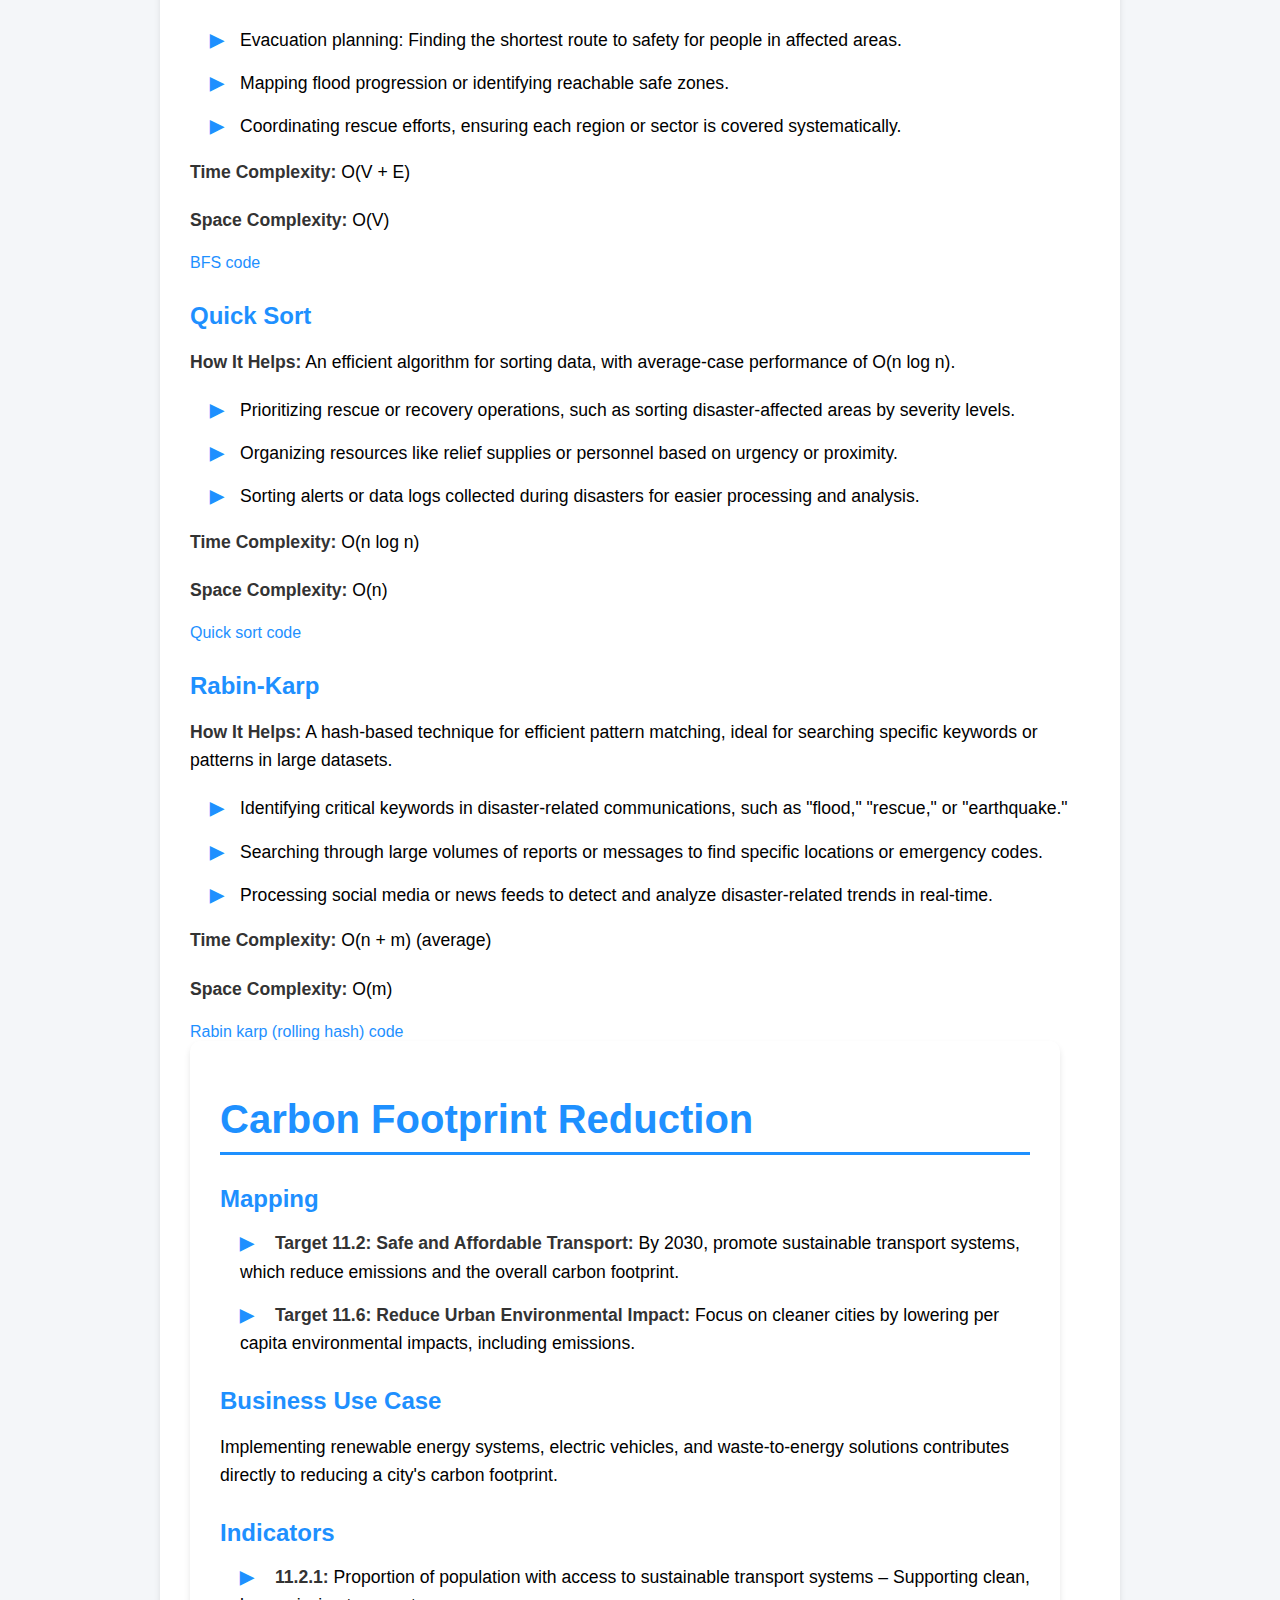
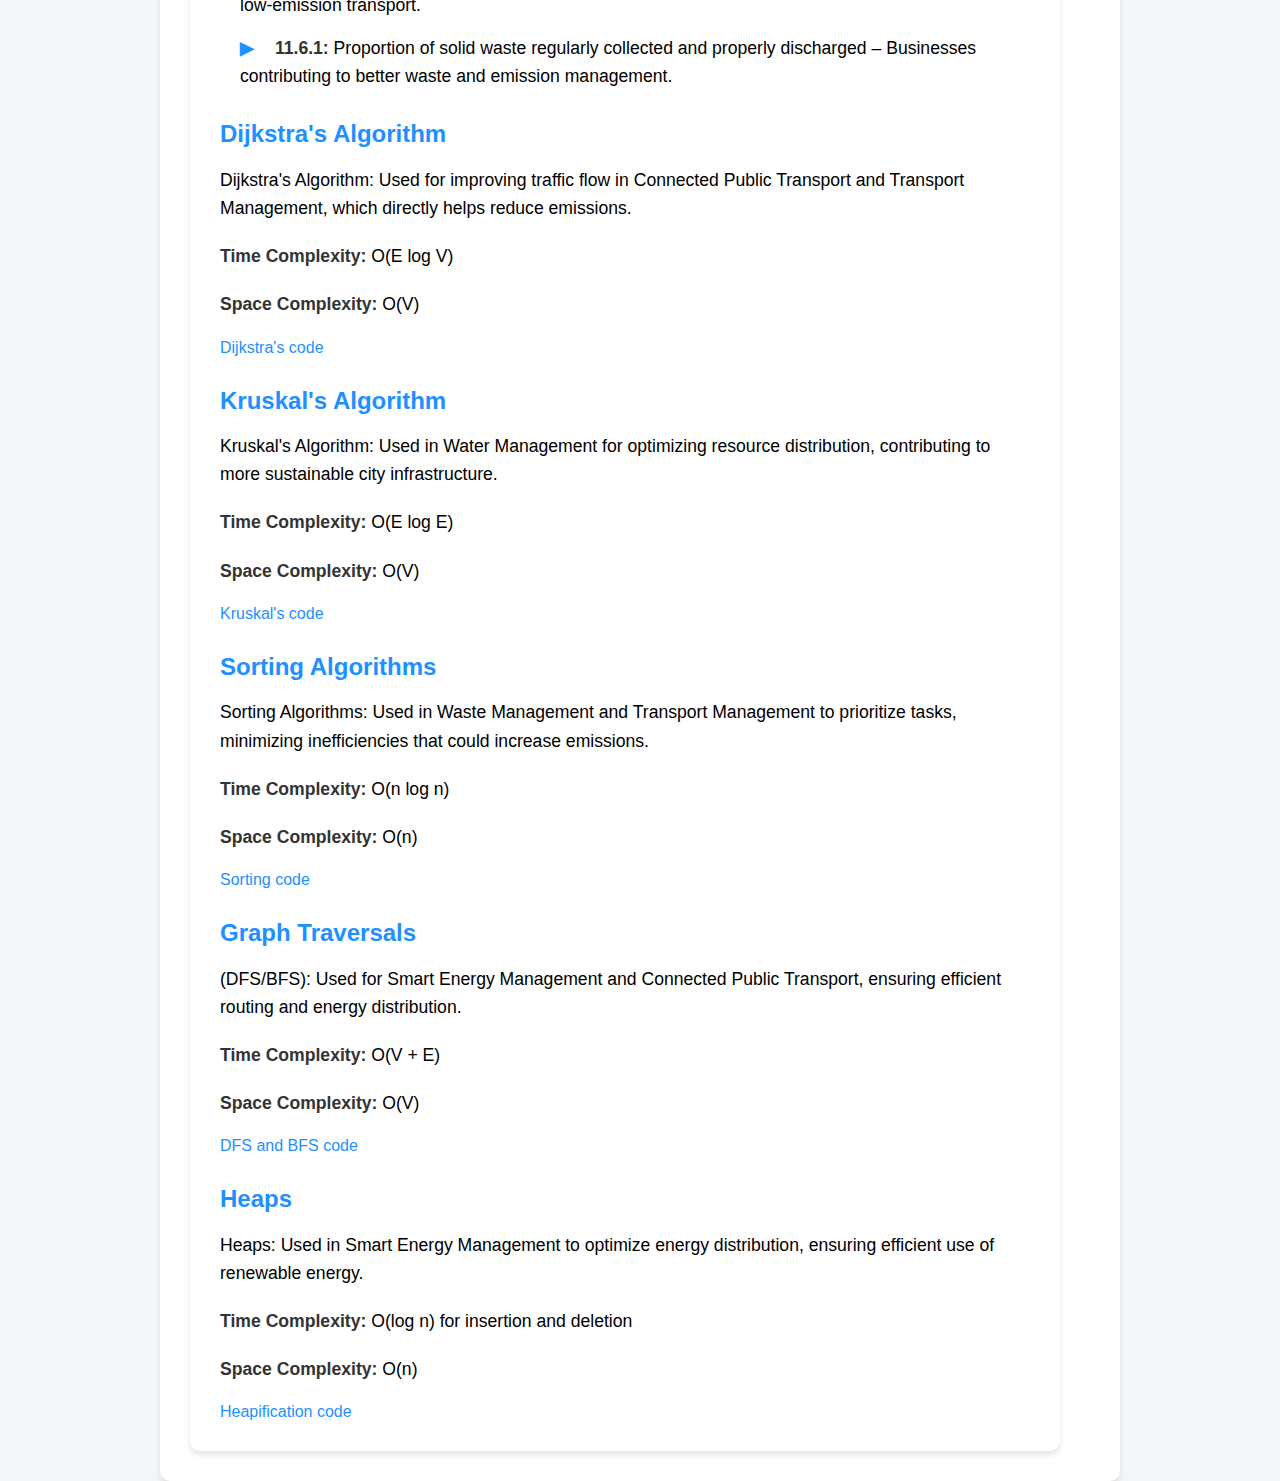
<file: 11SDGs.html>
<!DOCTYPE html>
<html lang="en">
<head>
    <meta charset="UTF-8">
    <meta name="viewport" content="width=device-width, initial-scale=1.0">
    
    <style>
        body {
            font-family: 'Segoe UI', Tahoma, Geneva, Verdana, sans-serif;
            margin: 0;
            padding: 0;
            display: flex;
            justify-content: center;
            align-items: center;
            min-height: 100vh;
            background-color: #f4f6f9;
        }
        .container {
            width: 90%;
            max-width: 900px;
            background-color: #ffffff;
            padding: 30px;
            border-radius: 10px;
            box-shadow: 0 4px 6px rgba(0, 0, 0, 0.1);
            text-align: left;
        }
        h1 {
            color: #1e90ff;
            font-size: 2.5em;
            font-weight: 600;
            border-bottom: 3px solid #1e90ff;
            padding-bottom: 10px;
            margin-bottom: 20px;
        }
        h2 {
            color: #1e90ff;
            font-size: 1.5em;
            margin-top: 30px;
            margin-bottom: 10px;
        }
        ul {
            list-style-type: none;
            padding-left: 20px;
        }
        ul li {
            font-size: 1.1em;
            margin-bottom: 15px;
            line-height: 1.6;
        }
        ul li::before {
            content: '\25b6';
            color: #1e90ff;
            font-weight: bold;
            display: inline-block;
            width: 20px;
            margin-right: 10px;
        }
        strong {
            color: #333;
            font-weight: 600;
        }
        p {
            font-size: 1.1em;
            line-height: 1.6;
            margin-bottom: 20px;
        }
        .link {
            font-size: 1em;
            margin-top: 5px;
            color: #1e90ff;
            text-decoration: none;
        }
        .link:hover {
            text-decoration: underline;
        }
    </style>
</head>
<body>
    <div class="container">
        <h1>Natural Disaster Management</h1>
        <section>
            <h2>Mapping</h2>
            <ul>
                <li>
                    <strong>Target 11.5: Reduce Disaster Impacts:</strong> By 2030, significantly reduce deaths, the number of people affected, and economic losses caused by disasters, focusing on vulnerable populations.
                </li>
                <li>
                    <strong>Target 11.b: Disaster Risk Reduction:</strong> Substantially increase the adoption and implementation of integrated disaster risk reduction strategies by cities.
                </li>
            </ul>
        </section>

        <!-- Business Use Case Section -->
        <section>
            <h2>Business Use Case</h2>
            <p>Developing early warning systems, disaster-resilient infrastructure, and energy recovery systems to mitigate disaster impacts and enhance urban resilience.</p>
        </section>

        <!-- Indicators Section -->
        <section>
            <h2>Indicators</h2>
            <ul>
                <li>
                    <strong>Indicator 11.5.1:</strong> Number of deaths, missing persons, and directly affected persons attributed to disasters per 100,000 population – Businesses contributing to disaster mitigation and early warning solutions.
                </li>
                <li>
                    <strong>Indicator 11.b.1:</strong> Number of countries with disaster risk reduction strategies – Supporting integrated and resilient urban planning initiatives.
                </li>
            </ul>
        </section>

        <!-- Fenwick Tree Section -->
        <section>
            <h2>Fenwick Tree (Binary Indexed Tree)</h2>
            <p><strong>How It Helps:</strong> Fenwick Trees are efficient for real-time cumulative frequency and range queries. They can be used for tracking or aggregating dynamic data related to disaster situations.</p>
            <ul>
                <li>Monitoring cumulative rainfall data across regions to predict floods.</li>
                <li>Aggregating relief resource updates dynamically, e.g., total aid received in disaster zones.</li>
                <li>Analyzing sensor data from multiple locations for early warning systems.</li>
            </ul>
            <p><strong>Time Complexity:</strong> O(log n)</p>
            <p><strong>Space Complexity:</strong> O(n)</p>
           <a href="https://github.com/Shreyas-n-K-pro/for_project_q_and_answers/blob/main/Datastructures_or_tools/Fenwick_Tree.cpp" class="link" target="_blank">Fenwick Tree code</a>

            
        </section>

        <!-- Prim's Algorithm Section -->
        <section>
            <h2>Prim's Algorithm</h2>
            <p><strong>How It Helps:</strong> Used for constructing a minimum spanning tree (MST) from a graph, helping in designing cost-efficient and connected networks.</p>
            <ul>
                <li>Creating disaster-resilient infrastructure such as roads, communication lines, or power grids with minimal cost.</li>
                <li>Planning resource allocation routes, such as connecting relief camps with supply depots efficiently.</li>
                <li>Rebuilding infrastructure post-disaster with optimized material usage.</li>
            </ul>
            <p><strong>Time Complexity:</strong> O(E log V)</p>
            <p><strong>Space Complexity:</strong> O(V)</p>
           <a href="https://github.com/Shreyas-n-K-pro/for_project_q_and_answers/blob/main/graph_algo/Prims.cpp" class="link" target="_blank">Prims code</a>
        </section>

        <!-- BFS Section -->
        <section>
            <h2>Breadth-First Search (BFS)</h2>
            <p><strong>How It Helps:</strong> BFS explores nodes level-by-level, making it ideal for problems requiring the shortest path or level-wise traversal.</p>
            <ul>
                <li>Evacuation planning: Finding the shortest route to safety for people in affected areas.</li>
                <li>Mapping flood progression or identifying reachable safe zones.</li>
                <li>Coordinating rescue efforts, ensuring each region or sector is covered systematically.</li>
            </ul>
            <p><strong>Time Complexity:</strong> O(V + E)</p>
            <p><strong>Space Complexity:</strong> O(V)</p>
           <a href="https://github.com/Shreyas-n-K-pro/for_project_q_and_answers/blob/main/graph_algo/BFS_algo" class="link" target="_blank">BFS code</a>
        </section>

        <!-- Quick Sort Section -->
        <section>
            <h2>Quick Sort</h2>
            <p><strong>How It Helps:</strong> An efficient algorithm for sorting data, with average-case performance of O(n log n).</p>
            <ul>
                <li>Prioritizing rescue or recovery operations, such as sorting disaster-affected areas by severity levels.</li>
                <li>Organizing resources like relief supplies or personnel based on urgency or proximity.</li>
                <li>Sorting alerts or data logs collected during disasters for easier processing and analysis.</li>
            </ul>
            <p><strong>Time Complexity:</strong> O(n log n)</p>
            <p><strong>Space Complexity:</strong> O(n)</p>
           <a href="https://github.com/Shreyas-n-K-pro/for_project_q_and_answers/blob/main/Sorting%20algo/Quick_sort.cpp" class="link" target="_blank">Quick sort code</a>
        </section>

        <!-- Rabin-Karp Section -->
        <section>
            <h2>Rabin-Karp</h2>
            <p><strong>How It Helps:</strong> A hash-based technique for efficient pattern matching, ideal for searching specific keywords or patterns in large datasets.</p>
            <ul>
                <li>Identifying critical keywords in disaster-related communications, such as "flood," "rescue," or "earthquake."</li>
                <li>Searching through large volumes of reports or messages to find specific locations or emergency codes.</li>
                <li>Processing social media or news feeds to detect and analyze disaster-related trends in real-time.</li>
            </ul>
            <p><strong>Time Complexity:</strong> O(n + m) (average)</p>
            <p><strong>Space Complexity:</strong> O(m)</p>
           <a href="https://github.com/Shreyas-n-K-pro/for_project_q_and_answers/blob/main/Searching%20algo/Rabinkarp_Rolling_Hash.cpp" class="link" target="_blank">Rabin karp (rolling hash) code</a>
        </section>

        <!-- Existing Carbon Footprint Reduction Section -->
        
        <!-- (Rest of the existing code follows here as per your original structure) -->
        <div class="container">
        <h1>Carbon Footprint Reduction</h1>

        <!-- Mapping Section -->
        <section>
            <h2>Mapping</h2>
            <ul>
                <li>
                    <strong>Target 11.2: Safe and Affordable Transport:</strong> By 2030, promote sustainable transport systems, which reduce emissions and the overall carbon footprint.
                </li>
                <li>
                    <strong>Target 11.6: Reduce Urban Environmental Impact:</strong> Focus on cleaner cities by lowering per capita environmental impacts, including emissions.
                </li>
            </ul>
        </section>

        <!-- Business Use Case Section -->
        <section>
            <h2>Business Use Case</h2>
            <p>Implementing renewable energy systems, electric vehicles, and waste-to-energy solutions contributes directly to reducing a city's carbon footprint.</p>
        </section>

        <!-- Indicators Section -->
        <section>
            <h2>Indicators</h2>
            <ul>
                <li>
                    <strong>11.2.1:</strong> Proportion of population with access to sustainable transport systems – Supporting clean, low-emission transport.
                </li>
                <li>
                    <strong>11.6.1:</strong> Proportion of solid waste regularly collected and properly discharged – Businesses contributing to better waste and emission management.
                </li>
            </ul>
        </section>

        <!-- Dijkstra's Algorithm Section -->
        <section>
            <h2>Dijkstra's Algorithm</h2>
            <p>Dijkstra's Algorithm: Used for improving traffic flow in Connected Public Transport and Transport Management, which directly helps reduce emissions.</p>
            <p><strong>Time Complexity:</strong> O(E log V)</p>
            <p><strong>Space Complexity:</strong> O(V)</p>
            <a href="https://github.com/Shreyas-n-K-pro/for_project_q_and_answers/blob/main/graph_algo/dijkstra.cpp" class="link" target="_blank">Dijkstra's code</a>
        </section>

        <!-- Kruskal's Algorithm Section -->
        <section>
            <h2>Kruskal's Algorithm</h2>
            <p>Kruskal's Algorithm: Used in Water Management for optimizing resource distribution, contributing to more sustainable city infrastructure.</p>
            <p><strong>Time Complexity:</strong> O(E log E)</p>
            <p><strong>Space Complexity:</strong> O(V)</p>
            <a href="https://github.com/Shreyas-n-K-pro/for_project_q_and_answers/blob/main/graph_algo/kruskals%20algo.cpp" class="link" target="_blank">Kruskal's code</a>
        </section>

        <!-- Sorting Algorithms Section -->
        <section>
            <h2>Sorting Algorithms</h2>
            <p>Sorting Algorithms: Used in Waste Management and Transport Management to prioritize tasks, minimizing inefficiencies that could increase emissions.</p>
            <p><strong>Time Complexity:</strong> O(n log n)</p>
            <p><strong>Space Complexity:</strong> O(n)</p>
            <a href="https://github.com/Shreyas-n-K-pro/for_project_q_and_answers/blob/main/Sorting%20algo" class="link" target="_blank">Sorting code</a>
        </section>

        <!-- Graph Traversals (DFS/BFS) Section -->
        <section>
            <h2>Graph Traversals </h2>
            <p>(DFS/BFS): Used for Smart Energy Management and Connected Public Transport, ensuring efficient routing and energy distribution.</p>
            <p><strong>Time Complexity:</strong> O(V + E)</p>
            <p><strong>Space Complexity:</strong> O(V)</p>
            <a href="https://github.com/Shreyas-n-K-pro/for_project_q_and_answers/blob/main/graph_algo/DFS%20traversal.cpp" class="link" target="_blank">DFS and</a>
            <a href="https://github.com/Shreyas-n-K-pro/for_project_q_and_answers/blob/main/graph_algo/BFS_algo.cpp" class="link" target="_blank">BFS code</a>
        </section>

        
        <!-- Heaps Section -->
        <section>
            <h2>Heaps</h2>
            <p>Heaps: Used in Smart Energy Management to optimize energy distribution, ensuring efficient use of renewable energy.</p>
            <p><strong>Time Complexity:</strong> O(log n) for insertion and deletion</p>
            <p><strong>Space Complexity:</strong> O(n)</p>
            <a href="https://github.com/Shreyas-n-K-pro/for_project_q_and_answers/blob/main/Datastructures_or_tools/heap_algo.cpp" class="link" target="_blank">Heapification code</a>
        </section>
    </div>
    </div>
</body>
</html>
</file>
<file: styles.css>
/* General Styling */
body {
    font-family: 'Roboto', sans-serif;
    margin: 0;
    padding: 0;
    background-color: #f9f9f9;
    color: #333;
    line-height: 1.8;
}

header {
    background: linear-gradient(to right, #6a11cb, #2575fc);
    color: white;
    text-align: center;
    padding: 2rem 1rem;
    box-shadow: 0 4px 6px rgba(0, 0, 0, 0.1);
}

header h1 {
    font-size: 2.8rem;
    margin: 0;
}

header p {
    font-size: 1.2rem;
    margin-top: 0.5rem;
    font-weight: 300;
}

nav {
    background: white;
    border-bottom: 2px solid #f0f0f0;
    box-shadow: 0 4px 6px rgba(0, 0, 0, 0.1);
    position: sticky;
    top: 0;
    z-index: 10;
}

nav ul {
    display: flex;
    justify-content: center;
    list-style: none;
    margin: 0;
    padding: 0.5rem 0;
}

nav ul li {
    margin: 0 1rem;
}

nav ul li a {
    text-decoration: none;
    font-weight: 500;
    color: #333;
    padding: 0.5rem 1rem;
    transition: color 0.3s ease, background 0.3s ease;
}

nav ul li a:hover {
    background: #2575fc;
    color: white;
    border-radius: 5px;
}

main {
    padding: 2rem;
    max-width: 900px;
    margin: auto;
}

section {
    margin-bottom: 3rem;
    animation: fadeIn 1s ease-out;
}

section h2 {
    font-size: 2rem;
    color: #2575fc;
    margin-bottom: 1rem;
    border-left: 5px solid #6a11cb;
    padding-left: 10px;
}

section ul {
    list-style: none;
    padding-left: 0;
}

section ul li {
    padding: 0.5rem 0;
    font-size: 1.1rem;
    display: flex;
    align-items: center;
}

section ul li::before {
    content: '➤';
    margin-right: 10px;
    color: #6a11cb;
    font-size: 1.2rem;
}

pre {
    background: #f4f4f4;
    padding: 1rem;
    border-radius: 5px;
    font-family: 'Courier New', monospace;
    font-size: 1rem;
    overflow-x: auto;
    border-left: 5px solid #2575fc;
}

/* Styles for Problem-Solving Section */
#problem-solving {
    margin-bottom: 3rem;
    animation: fadeIn 1s ease-out;
}

#problem-solving h2 {
    font-size: 2rem;
    color: #2575fc;
    margin-bottom: 1rem;
    border-left: 5px solid #6a11cb;
    padding-left: 10px;
}

#problem-solving p {
    font-size: 1.1rem;
    margin-bottom: 1rem;
}

#problem-solving ul {
    list-style: none;
    padding-left: 0;
}

#problem-solving ul li {
    padding: 0.5rem 0;
    font-size: 1.1rem;
    display: flex;
    align-items: center;
}

#problem-solving ul li::before {
    content: '➤';
    margin-right: 10px;
    color: #6a11cb;
    font-size: 1.2rem;
}
/* Styles for Problem-Solving Section */
#problem-solving-section {
    margin-bottom: 3rem;
    animation: fadeIn 1s ease-out;
}

#problem-solving-section h2 {
    font-size: 2rem;
    color: #2575fc;
    margin-bottom: 1rem;
    border-left: 5px solid #6a11cb;
    padding-left: 10px;
}

#problem-solving-section p {
    font-size: 1.1rem;
    margin-bottom: 1rem;
}

#problem-solving-section ul {
    list-style: none;
    padding-left: 0;
}

#problem-solving-section ul li {
    padding: 0.5rem 0;
    font-size: 1.1rem;
    display: flex;
    align-items: center;
}

#problem-solving-section ul li::before {
    content: '➤';
    margin-right: 10px;
    color: #6a11cb;
    font-size: 1.2rem;
}
/* Styles for Breaking Down a Problem Section */
#problem-breakdown {
    margin-bottom: 3rem;
    animation: fadeIn 1s ease-out;
}

#problem-breakdown h2 {
    font-size: 2rem;
    color: #2575fc;
    margin-bottom: 1rem;
    border-left: 5px solid #6a11cb;
    padding-left: 10px;
}

#problem-breakdown p {
    font-size: 1.1rem;
    margin-bottom: 1rem;
}

#problem-breakdown ul {
    list-style: none;
    padding-left: 0;
}

#problem-breakdown ul li {
    padding: 0.5rem 0;
    font-size: 1.1rem;
    display: flex;
    align-items: center;
}

#problem-breakdown ul li::before {
    content: '➤';
    margin-right: 10px;
    color: #6a11cb;
    font-size: 1.2rem;
}

#problem-breakdown ul li strong {
    font-weight: bold;
}
/* Styles for Trade-Offs in Approaches Section */
#approach-tradeoffs {
    margin-bottom: 3rem;
    animation: fadeIn 1s ease-out;
}

#approach-tradeoffs h2 {
    font-size: 2rem;
    color: #2575fc;
    margin-bottom: 1rem;
    border-left: 5px solid #6a11cb;
    padding-left: 10px;
}

#approach-tradeoffs p {
    font-size: 1.1rem;
    margin-bottom: 1rem;
}

#approach-tradeoffs ul {
    list-style: none;
    padding-left: 0;
}

#approach-tradeoffs ul li {
    padding: 0.5rem 0;
    font-size: 1.1rem;
    display: flex;
    align-items: center;
    flex-direction: column;
}

#approach-tradeoffs ul li ul {
    margin-left: 20px;
}

#approach-tradeoffs ul li::before {
    content: '➤';
    margin-right: 10px;
    color: #6a11cb;
    font-size: 1.2rem;
}

#approach-tradeoffs ul li strong {
    font-weight: bold;
}

/* Animation for Fade-In */
@keyframes fadeIn {
    from {
        opacity: 0;
        transform: translateY(10px);
    }
    to {
        opacity: 1;
        transform: translateY(0);
    }
}

footer {
    background: #333;
    color: white;
    text-align: center;
    padding: 1rem 0;
    font-size: 0.9rem;
    margin-top: 2rem;
    position: relative;
}

footer p {
    margin: 0;
}

/* Interactive Animations */
@keyframes fadeIn {
    from {
        opacity: 0;
        transform: translateY(10px);
    }
    to {
        opacity: 1;
        transform: translateY(0);
    }
}

a {
    text-decoration: none;
}

a:hover {
    text-decoration: underline;
}

/* Responsive Design */
@media (max-width: 768px) {
    nav ul {
        flex-direction: column;
    }
    nav ul li {
        margin: 0.5rem 0;
    }

    header h1 {
        font-size: 2.2rem;
    }

    main {
        padding: 1rem;
    }
}
</file>
